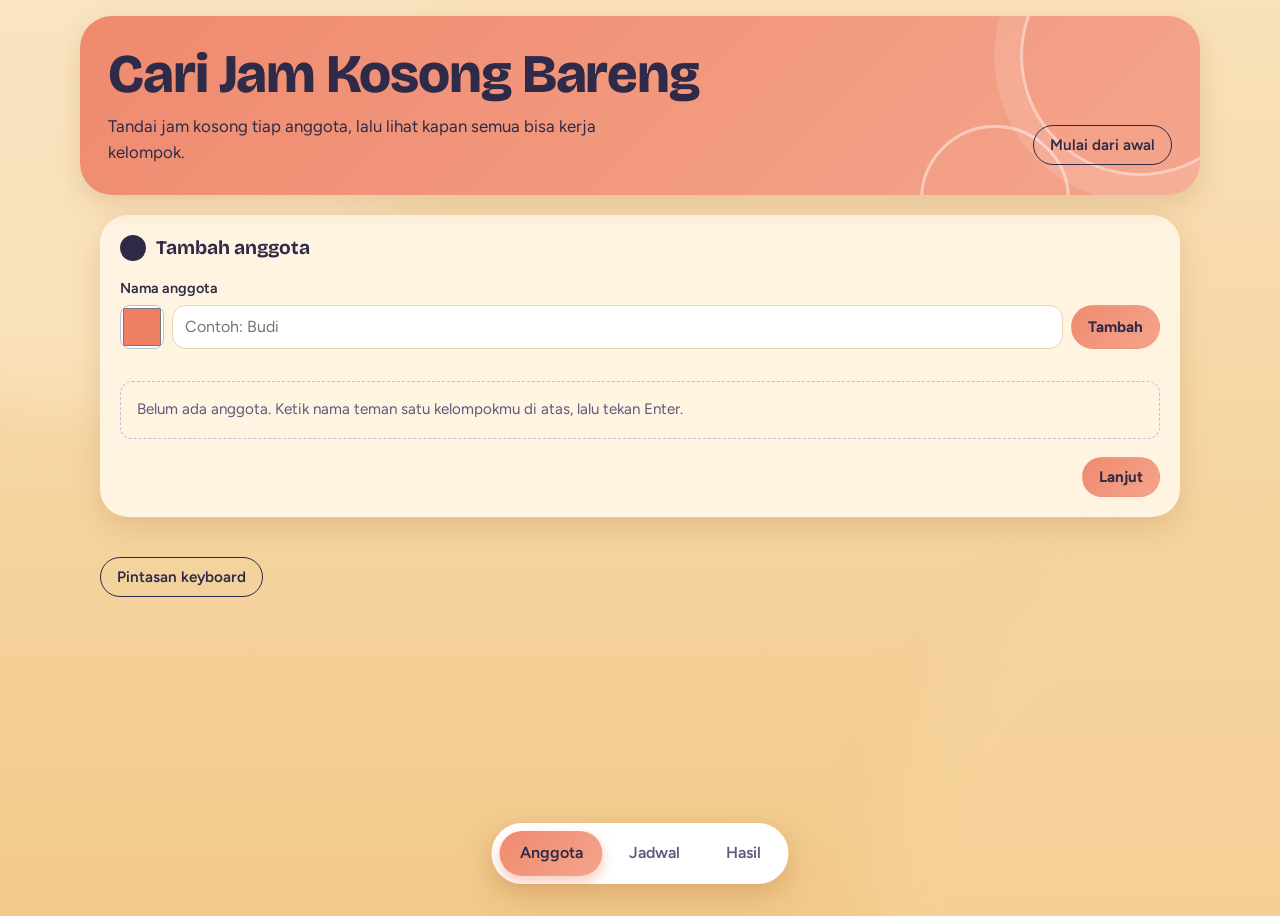
<file: index.html>
<!DOCTYPE html>
<html lang="id">
<head>
  <meta charset="UTF-8">
  <meta name="viewport" content="width=device-width, initial-scale=1">
  <title>Cari Jam Kosong Bareng</title>
  <meta name="description" content="Tandai jam kosong tiap anggota kelompok, lalu temukan waktu kerja kelompok yang cocok untuk semua.">

  <!-- Font dari Google Fonts. Kalau offline, aplikasi otomatis memakai font bawaan perangkat. -->
  <link rel="preconnect" href="https://fonts.googleapis.com">
  <link rel="preconnect" href="https://fonts.gstatic.com" crossorigin>
  <link href="https://fonts.googleapis.com/css2?family=Bricolage+Grotesque:opsz,wght@12..96,700;12..96,800&family=Figtree:wght@400;500;600;700&display=swap" rel="stylesheet">

  <!-- Pustaka UI: Bootstrap 5.3.3 (versi terkunci). Dimuat SEBELUM style.css supaya gaya sendiri menang. -->
  <link rel="stylesheet" href="https://cdn.jsdelivr.net/npm/bootstrap@5.3.3/dist/css/bootstrap.min.css">
  <link rel="stylesheet" href="style.css">
  <link rel="stylesheet" href="https://cdn.jsdelivr.net/npm/bootstrap@5.3.3/dist/css/bootstrap.min.css">
<link rel="stylesheet" href="style.css">
<link rel="icon" href="data:,">
</head>
<body>

  <!-- ===== KEPALA HALAMAN ===== -->
  <header class="kepala">
    <div>
      <h1>Cari Jam Kosong Bareng</h1>
      <p class="pengantar">Tandai jam kosong tiap anggota, lalu lihat kapan semua bisa kerja kelompok.</p>
    </div>
    <button type="button" id="btnReset" class="tombol tombol-sekunder">Mulai dari awal</button>
  </header>

  <!-- Navigasi antar tampilan (langkah 1-3) -->
  <nav class="langkah" aria-label="Langkah">
    <button type="button" data-view="anggota" aria-current="page">Anggota</button>
    <button type="button" data-view="jadwal">Jadwal</button>
    <button type="button" data-view="cari">Hasil</button>
  </nav>

  <main class="halaman">

    <!-- ===== LANGKAH 1: ANGGOTA ===== -->
    <section class="panel panel-anggota view" id="v-anggota" aria-labelledby="judulAnggota">
      <h2 id="judulAnggota"><span class="no"></span>Tambah anggota</h2>

      <form id="formAnggota" novalidate autocomplete="off">
        <label for="inputNama">Nama anggota</label>
        <div class="baris-input">
          <input type="color" id="inputWarna" value="#ef7f63" title="Pilih warna anggota" aria-label="Pilih warna anggota">
          <input type="text" id="inputNama" name="nama" placeholder="Contoh: Budi" aria-describedby="galatNama">
          <button type="submit" class="tombol tombol-utama">Tambah</button>
        </div>
        <p id="galatNama" class="galat" aria-live="polite" hidden></p>
      </form>

      <ul id="daftarAnggota" class="daftar-anggota"></ul>

      <!-- Keadaan kosong: tampil saat belum ada anggota -->
      <p id="kosongAnggota" class="kosong">
        Belum ada anggota. Ketik nama teman satu kelompokmu di atas, lalu tekan Enter.
      </p>
    
      <div class="nav-bawah"><button type="button" class="tombol tombol-utama" data-view="jadwal">Lanjut</button></div>
    </section>

    <!-- ===== LANGKAH 2: TABEL JADWAL ===== -->
    <section class="panel panel-jadwal view" id="v-jadwal" hidden aria-labelledby="judulJadwal">
      <h2 id="judulJadwal"><span class="no"></span>Tandai jam kosong</h2>

      <div class="kontrol-jadwal">
        <div>
          <label for="pilihAnggota">Sedang mengisi</label>
          <div class="pilih-bungkus">
            <span id="swatchAktif" class="swatch" aria-hidden="true"></span>
            <select id="pilihAnggota"></select>
          </div>
        </div>
        <p id="petunjukJadwal" class="petunjuk"></p>
      </div>

      <div class="grid-scroll">
        <!-- Isi tabel dibuat oleh script.js -->
        <table id="jadwal" class="jadwal"></table>
      </div>

      <p class="keterangan">
        Garis warna menunjukkan siapa saja yang kosong. Bingkai berwarna di dalam kotak adalah jam yang kamu tandai.
        Tanda ✓ berarti semua anggota kosong.
      </p>
    
      <div class="nav-bawah"><button type="button" class="tombol tombol-sekunder" data-view="anggota">Kembali</button><button type="button" class="tombol tombol-utama" data-view="cari">Lanjut</button></div>
    </section>

    <!-- ===== LANGKAH 3: CARI WAKTU COCOK ===== -->
    <section class="panel panel-cari view" id="v-cari" hidden aria-labelledby="judulCari">
      <h2 id="judulCari"><span class="no"></span>Cari waktu cocok</h2>

      <div class="kontrol-cari">
        <button type="button" id="btnCari" class="tombol tombol-utama">Cari waktu cocok</button>
        <button type="button" id="btnBunyi" class="tombol tombol-sekunder" aria-pressed="true">Bunyi: nyala</button>
        <p class="petunjuk">Pintasan: Ctrl + Enter</p>
      </div>

      <p id="catatanBasi" class="catatan" hidden>Jadwal sudah berubah. Cari lagi untuk mendapat hasil terbaru.</p>

      <!-- Area hasil: berisi keadaan kosong, memuat, galat, atau daftar hasil -->
      <div id="hasil" class="hasil-area" aria-live="polite"></div>
      <img class="ilustrasi" src="ilustrasi.svg" alt="Ilustrasi kalender dengan beberapa jam yang ditandai" width="140" height="140" onerror="this.remove()">
    
      <div class="nav-bawah"><button type="button" class="tombol tombol-sekunder" data-view="jadwal">Kembali ke jadwal</button></div>
    </section>

  </main>

  <footer class="kaki">
    <button type="button" id="btnPintasan" class="tombol tombol-sekunder">Pintasan keyboard</button>
  </footer>

  <!-- Tooltip info kotak (muncul saat kursor diarahkan ke kotak) -->
  <div id="tooltip" class="tip-kotak" role="tooltip" hidden></div>

  <!-- KOMPONEN BOOTSTRAP 1: Toast (pesan singkat, dengan tombol Urungkan bila perlu) -->
  <div class="toast-container position-fixed start-50 translate-middle-x p-3">
    <div id="toast" class="toast align-items-center" role="status" aria-live="polite" aria-atomic="true">
      <div class="d-flex align-items-center">
        <div class="toast-body">
          <span id="toastTeks"></span>
          <button type="button" id="toastAksi" class="tombol-teks ms-2" hidden></button>
        </div>
        <button type="button" class="btn-close btn-close-white me-2 ms-auto" data-bs-dismiss="toast" aria-label="Tutup pesan"></button>
      </div>
    </div>
  </div>

  <!-- KOMPONEN BOOTSTRAP 2: Modal (konfirmasi sebelum menghapus semua data) -->
  <div class="modal fade" id="modalKonfirmasi" tabindex="-1" aria-labelledby="judulKonfirmasi" aria-hidden="true">
    <div class="modal-dialog modal-dialog-centered">
      <div class="modal-content">
        <div class="modal-header">
          <h2 class="modal-title h5" id="judulKonfirmasi"></h2>
          <button type="button" class="btn-close" data-bs-dismiss="modal" aria-label="Tutup"></button>
        </div>
        <div class="modal-body" id="isiKonfirmasi"></div>
        <div class="modal-footer">
          <button type="button" class="tombol tombol-sekunder" data-bs-dismiss="modal">Batal</button>
          <button type="button" id="btnKonfirmasiYa" class="tombol tombol-utama">Ya</button>
        </div>
      </div>
    </div>
  </div>

  <!-- KOMPONEN BOOTSTRAP 3: Offcanvas (panel samping berisi pintasan keyboard) -->
  <div class="offcanvas offcanvas-end" tabindex="-1" id="panelPintasan" aria-labelledby="judulPintasan">
    <div class="offcanvas-header">
      <h2 class="offcanvas-title h5" id="judulPintasan">Pintasan keyboard</h2>
      <button type="button" class="btn-close" data-bs-dismiss="offcanvas" aria-label="Tutup"></button>
    </div>
    <div class="offcanvas-body">
      <ul>
        <li>Tombol panah: pindah antar kotak di tabel jadwal</li>
        <li>Spasi atau Enter: tandai atau hapus jam di kotak yang dipilih</li>
        <li>Angka 1 sampai 8: ganti anggota yang sedang mengisi</li>
        <li>Ctrl + Enter: cari waktu cocok</li>
        <li>Esc: hapus sorotan hasil</li>
      </ul>
    </div>
  </div>

<script src="https://cdn.jsdelivr.net/npm/bootstrap@5.3.3/dist/js/bootstrap.bundle.min.js" defer></script>
<script type="module" src="src/main.js"></script>
</body>
</html>
</file>
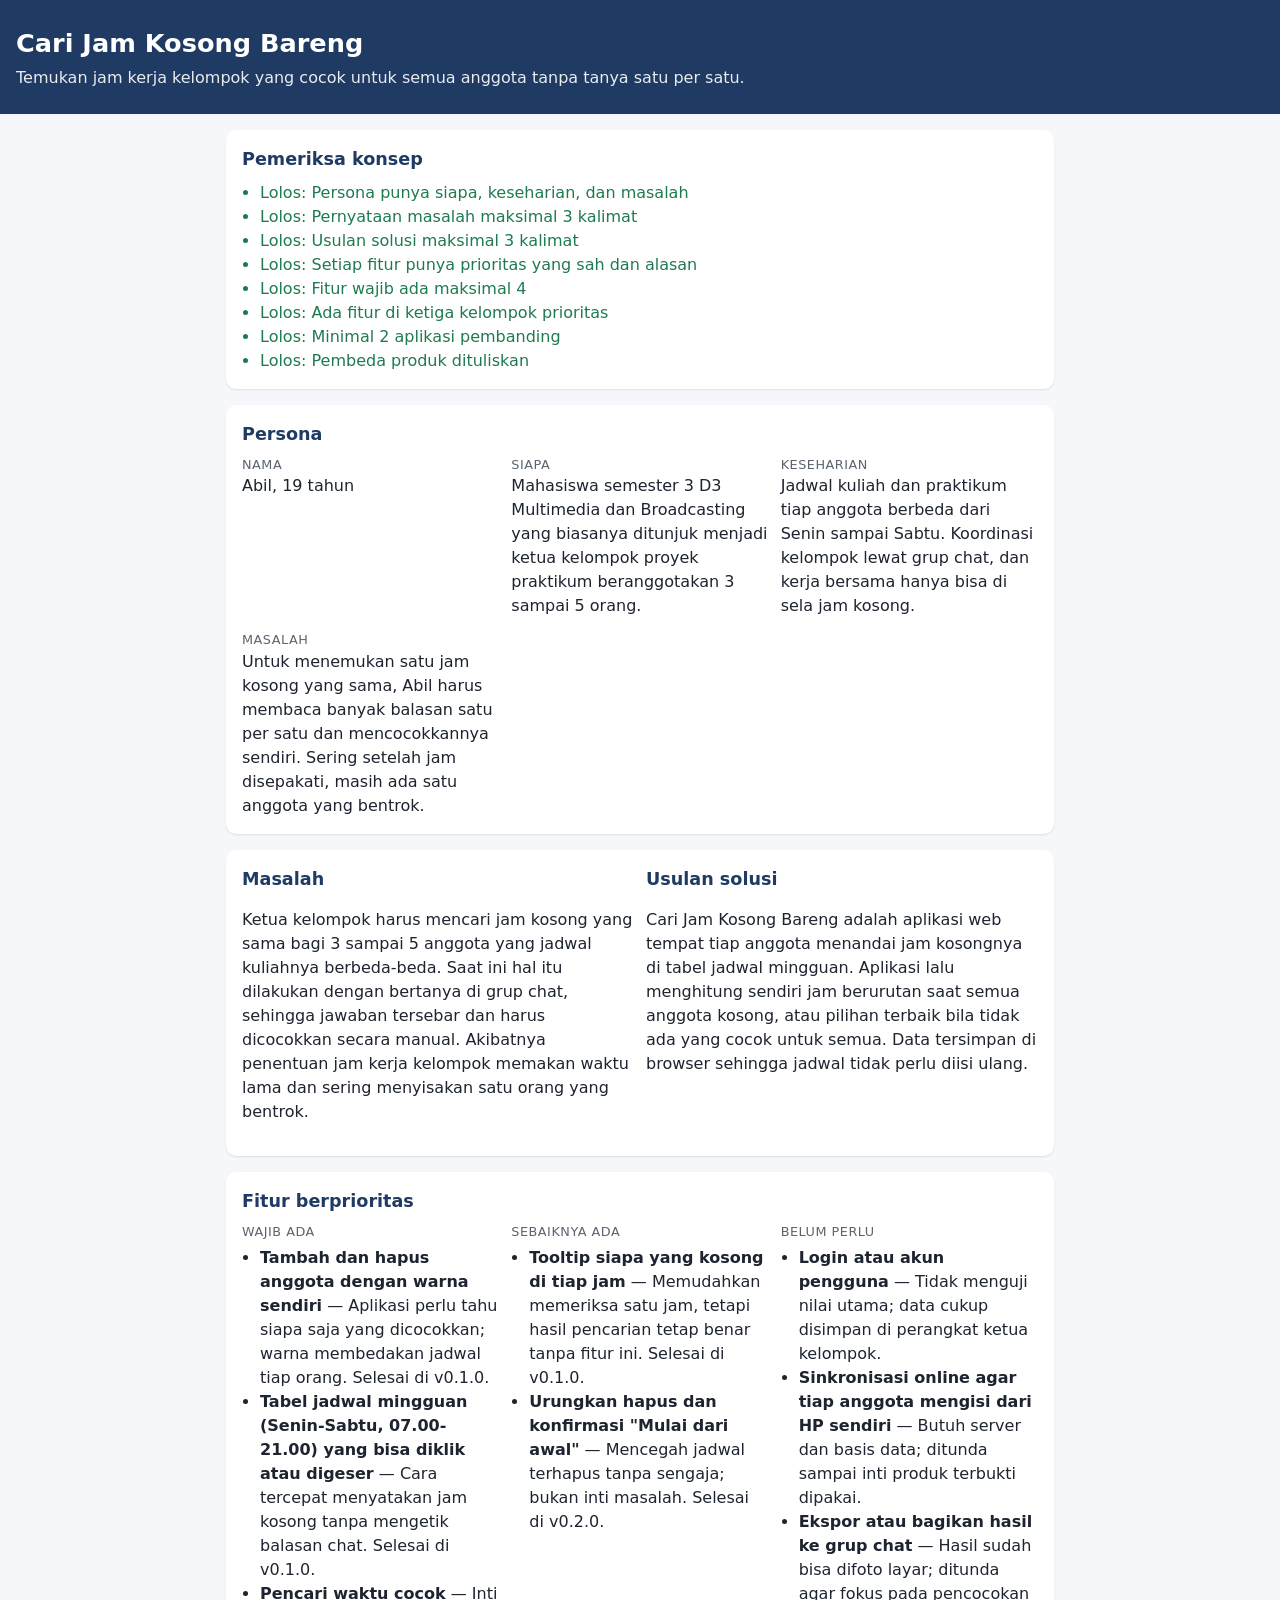
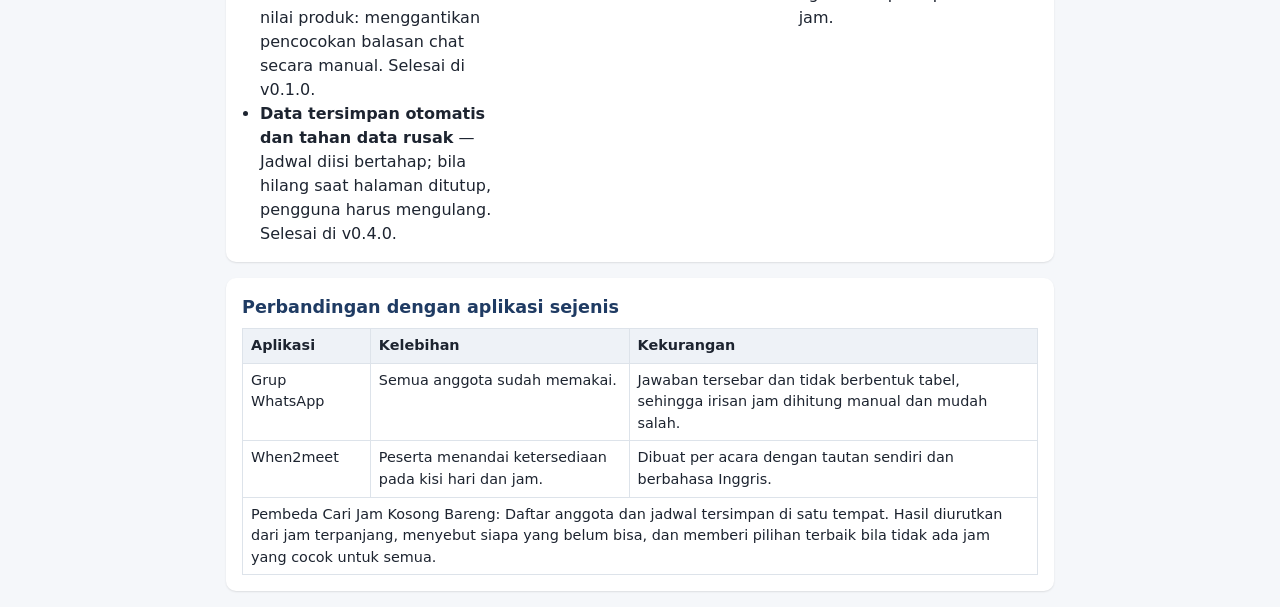
<file: docs/konsep/index.html>
<!doctype html>
<html lang="id">
<head>
  <meta charset="utf-8">
  <meta name="viewport" content="width=device-width, initial-scale=1">
  <title>Halaman Konsep Produk — Templat Tugas 7</title>
  <style>
    :root { --biru: #1f3b63; --aksen: #2f7de1; --abu: #5b6470; --merah: #b42318; --hijau: #1e7b4f; }
    * { box-sizing: border-box; }
    body { margin: 0; font-family: system-ui, "Segoe UI", sans-serif; background: #f5f7fa; color: #1d2430; line-height: 1.5; }
    header { background: var(--biru); color: #fff; padding: 24px 16px; }
    header h1 { margin: 0 0 4px; font-size: 1.6rem; }
    header p { margin: 0; opacity: .9; }
    main { max-width: 860px; margin: 0 auto; padding: 16px; display: grid; gap: 16px; }
    section { background: #fff; border-radius: 10px; padding: 16px; box-shadow: 0 1px 2px #0000001a; }
    h2 { margin: 0 0 8px; font-size: 1.1rem; color: var(--biru); }
    .kolom { display: grid; grid-template-columns: repeat(auto-fit, minmax(220px, 1fr)); gap: 12px; }
    .label { font-size: .8rem; text-transform: uppercase; letter-spacing: .04em; color: var(--abu); }
    ul { margin: 4px 0 0; padding-left: 18px; }
    table { width: 100%; border-collapse: collapse; font-size: .9rem; }
    th, td { border: 1px solid #dde3ea; padding: 6px 8px; text-align: left; vertical-align: top; }
    th { background: #eef2f7; }
    .periksa li.gagal { color: var(--merah); }
    .periksa li.lolos { color: var(--hijau); }
    @media print { header { background: #fff; color: var(--biru); } section { box-shadow: none; border: 1px solid #dde3ea; } }
  </style>
</head>
<body>
  <header>
    <h1 id="nama"></h1>
    <p id="tagline"></p>
  </header>
  <main>
    <section class="periksa" aria-live="polite">
      <h2>Pemeriksa konsep</h2>
      <ul id="periksa"></ul>
    </section>
    <section>
      <h2>Persona</h2>
      <div class="kolom" id="persona"></div>
    </section>
    <section class="kolom">
      <div><h2>Masalah</h2><p id="masalah"></p></div>
      <div><h2>Usulan solusi</h2><p id="solusi"></p></div>
    </section>
    <section>
      <h2>Fitur berprioritas</h2>
      <div class="kolom" id="fitur"></div>
    </section>
    <section>
      <h2>Perbandingan dengan aplikasi sejenis</h2>
      <div style="overflow-x:auto"><table id="banding"></table></div>
    </section>
  </main>
  <script src="konsep.js" defer></script>
  <script src="tampil.js" defer></script>
</body>
</html>
</file>
<file: style.css>
/* =========================================================
   CARI JAM KOSONG BARENG - tampilan
   Ide desain: tabel jadwal adalah bintang utamanya.
   Setiap anggota punya warna sendiri, dan kotak yang
   kosong untuk beberapa orang diisi garis-garis warna.
   ========================================================= */

/* ---------- 1. Warna, font, dan ukuran dasar ---------- */
:root {
  color-scheme: light;

  --kertas: #EDF0F6;        /* latar halaman */
  --panel: #FFFFFF;         /* latar kotak panel */
  --ink: #1B2340;           /* teks dan tombol utama */
  --ink-lembut: #4A5470;    /* teks pendukung */
  --garis: #D3DAE8;         /* garis tepi halus */
  --kosong: #E4E9F2;        /* kotak jadwal yang belum ditandai */
  --galat: #B3261E;
  --galat-bg: #FDECEA;

  --f-judul: "Bricolage Grotesque", "Trebuchet MS", system-ui, sans-serif;
  --f-isi: "Figtree", system-ui, -apple-system, "Segoe UI", Roboto, sans-serif;
}

*, *::before, *::after { box-sizing: border-box; }

[hidden] { display: none !important; }

body {
  margin: 0;
  background: var(--kertas);
  color: var(--ink);
  font: 400 1rem/1.55 var(--f-isi);
}

:focus-visible {
  outline: 3px solid var(--ink);
  outline-offset: 2px;
}

.sr-only {
  position: absolute;
  width: 1px; height: 1px;
  overflow: hidden;
  clip: rect(0 0 0 0);
  white-space: nowrap;
}

/* ---------- 2. Kepala halaman ---------- */
.kepala {
  max-width: 1120px;
  margin: 0 auto;
  padding: 36px 20px 8px;
  display: flex;
  justify-content: space-between;
  align-items: flex-end;
  gap: 16px;
  flex-wrap: wrap;
}

.motif { display: flex; gap: 3px; margin-bottom: 16px; }
.motif span { width: 14px; height: 28px; border-radius: 3px; }

h1 {
  margin: 0;
  font: 800 clamp(2rem, 5.2vw, 3.4rem)/1.04 var(--f-judul);
  letter-spacing: -0.02em;
}

.pengantar {
  margin: 10px 0 0;
  max-width: 46ch;
  color: var(--ink-lembut);
  font-size: 1.05rem;
}

/* ---------- 3. Susunan halaman ---------- */
.halaman {
  max-width: 1120px;
  margin: 0 auto;
  padding: 20px 20px 40px;
  display: grid;
  grid-template-columns: minmax(0, 310px) minmax(0, 1fr);
  gap: 20px;
  align-items: start;
}

.panel-cari { grid-column: 1 / -1; }

@media (max-width: 820px) {
  .halaman { grid-template-columns: minmax(0, 1fr); }
}

.panel {
  background: var(--panel);
  border: 1px solid var(--garis);
  border-radius: 14px;
  padding: 20px;
}

.panel h2 {
  display: flex;
  align-items: center;
  gap: 10px;
  margin: 0 0 16px;
  font: 700 1.2rem/1.2 var(--f-judul);
}

.no {
  display: inline-flex;
  align-items: center;
  justify-content: center;
  flex: none;
  width: 26px; height: 26px;
  border-radius: 50%;
  background: var(--ink);
  color: #fff;
  font: 700 .85rem/1 var(--f-isi);
}

label {
  display: block;
  margin-bottom: 6px;
  font-weight: 600;
  font-size: .9rem;
}

/* ---------- 4. Tombol, isian, dan pilihan ---------- */
.tombol {
  padding: 10px 16px;
  border: 1.5px solid transparent;
  border-radius: 10px;
  font: 600 .95rem var(--f-isi);
  cursor: pointer;
  transition: background .15s;
}

.tombol-utama { background: var(--ink); color: #fff; }
.tombol-utama:hover { background: #2B3766; }
.tombol-utama:disabled { background: #8B93AB; cursor: not-allowed; }

.tombol-sekunder { background: transparent; color: var(--ink); border-color: #9AA4BE; }
.tombol-sekunder:hover { background: #E1E6F1; }

.tombol-teks {
  padding: 6px 8px;
  border: 0;
  border-radius: 6px;
  background: none;
  color: var(--ink);
  font: 600 .88rem var(--f-isi);
  text-decoration: underline;
  cursor: pointer;
}

.bahaya { color: var(--galat); }

input[type="text"], select {
  padding: 10px 12px;
  border: 1.5px solid #B9C2D6;
  border-radius: 10px;
  background: #fff;
  color: var(--ink);
  font: 400 1rem var(--f-isi);
}

input[type="text"] { flex: 1; min-width: 0; }

/* Pemilih warna anggota */
input[type="color"] {
  flex: none;
  width: 44px;
  height: 44px;
  padding: 2px;
  border: 1.5px solid #B9C2D6;
  border-radius: 10px;
  background: #fff;
  cursor: pointer;
}
input[aria-invalid="true"] { border-color: var(--galat); }

.baris-input { display: flex; gap: 8px; }

.galat {
  margin: 8px 0 0;
  color: var(--galat);
  font-size: .9rem;
  font-weight: 500;
}

.petunjuk { margin: 0; color: var(--ink-lembut); font-size: .9rem; }

/* ---------- 5. Daftar anggota ---------- */
.daftar-anggota { list-style: none; margin: 16px 0 0; padding: 0; display: grid; gap: 6px; }

.anggota { display: flex; align-items: center; gap: 4px; }

.anggota-pilih {
  flex: 1;
  min-width: 0;
  display: flex;
  align-items: center;
  gap: 10px;
  padding: 8px 10px;
  border: 1.5px solid transparent;
  border-radius: 10px;
  background: transparent;
  color: var(--ink);
  font: 500 .98rem var(--f-isi);
  text-align: left;
  cursor: pointer;
}

.anggota-pilih:hover { background: #F3F5FA; }
.anggota.aktif .anggota-pilih { border-color: var(--ink); background: #F3F5FA; }

.anggota-nama { flex: 1; overflow: hidden; text-overflow: ellipsis; white-space: nowrap; }
.anggota-jam { color: var(--ink-lembut); font-size: .85rem; white-space: nowrap; }

.swatch {
  display: inline-block;
  flex: none;
  width: 14px; height: 14px;
  border-radius: 50%;
  background: var(--kosong);
}

/* Keadaan kosong (dipakai di beberapa tempat) */
.kosong {
  margin: 16px 0 0;
  padding: 16px;
  border: 1.5px dashed #B9C2D6;
  border-radius: 12px;
  color: var(--ink-lembut);
  font-size: .95rem;
}

/* ---------- 6. Tabel jadwal (bagian utama) ---------- */
.kontrol-jadwal {
  display: flex;
  flex-wrap: wrap;
  align-items: flex-end;
  gap: 8px 20px;
  margin-bottom: 14px;
}

.pilih-bungkus { display: flex; align-items: center; gap: 8px; }

.grid-scroll { overflow-x: auto; margin: 0 -4px; padding: 0 4px 4px; }

.jadwal {
  --aktif: transparent;          /* warna anggota yang sedang mengisi (diatur script.js) */
  width: 100%;
  min-width: 380px;
  border-collapse: separate;
  border-spacing: 3px;
  table-layout: fixed;
}

.jadwal th {
  padding: 2px 0;
  color: var(--ink-lembut);
  font: 600 .78rem var(--f-isi);
  text-align: center;
}

.jadwal thead th { padding-bottom: 6px; }
.jadwal thead td { width: 52px; }
.jadwal tbody th { padding-right: 6px; text-align: right; font-variant-numeric: tabular-nums; }
.jadwal.mati { opacity: .55; }

.sel {
  position: relative;
  display: block;
  width: 100%;
  height: 32px;
  padding: 0;
  border: 0;
  border-radius: 5px;
  background: var(--kosong);
  cursor: pointer;
}

.sel:hover { filter: brightness(.93); }
.sel:focus-visible { z-index: 2; }

/* Jam yang ditandai anggota yang sedang mengisi: bingkai berwarna di dalam kotak */
.sel.milik {
  box-shadow: inset 0 0 0 2px #fff, inset 0 0 0 4px var(--aktif);
}

/* Semua anggota kosong: lencana centang di tengah kotak */
.sel.semua::after {
  content: "\2713";
  position: absolute;
  inset: 0;
  margin: auto;
  width: 18px; height: 18px;
  border-radius: 50%;
  background: var(--ink);
  color: #fff;
  font: 700 .72rem/18px var(--f-isi);
  text-align: center;
}

/* Kotak yang disorot setelah hasil pencarian diklik */
.sel.disorot {
  z-index: 1;
  outline: 3px solid var(--ink);
  outline-offset: 1px;
}

.keterangan { margin: 12px 0 0; color: var(--ink-lembut); font-size: .88rem; max-width: 70ch; }

/* ---------- 7. Pencarian dan hasil ---------- */
.kontrol-cari { display: flex; flex-wrap: wrap; align-items: flex-end; gap: 12px 16px; }
.kontrol-cari .petunjuk { align-self: center; }

.hasil-area { margin-top: 18px; }
.hasil-area .kosong { margin-top: 0; }

.catatan {
  margin: 0 0 12px;
  padding: 10px 12px;
  border: 1px solid #F0D98A;
  border-radius: 10px;
  background: #FFF6DC;
  font-size: .92rem;
}

.galat-blok {
  margin: 0;
  padding: 12px 14px;
  border-radius: 10px;
  background: var(--galat-bg);
  color: var(--galat);
  font-weight: 500;
}

.ringkasan { margin: 0 0 12px; }
.ringkasan-sub { margin: 4px 0 0; color: var(--ink-lembut); font-size: .92rem; }

.daftar-hasil {
  list-style: none;
  margin: 0;
  padding: 0;
  display: grid;
  grid-template-columns: repeat(auto-fill, minmax(260px, 1fr));
  gap: 10px;
  margin-top: 12px;
}

.hasil-kartu {
  display: grid;
  grid-template-columns: 1fr auto;
  gap: 6px 12px;
  align-items: baseline;
  width: 100%;
  height: 100%;
  padding: 12px 14px;
  border: 1.5px solid var(--garis);
  border-radius: 12px;
  background: #F6F8FC;
  color: var(--ink);
  font: 400 1rem var(--f-isi);
  text-align: left;
  cursor: pointer;
}

.hasil-kartu:hover { border-color: #9AA4BE; }
.hasil-kartu.dipilih { border-color: var(--ink); background: #fff; }

.hasil-waktu { font: 700 1.05rem/1.25 var(--f-judul); }
.hasil-durasi { font-weight: 600; font-size: .9rem; color: var(--ink-lembut); }
.hasil-belum { grid-column: 1 / -1; color: var(--ink-lembut); font-size: .86rem; }

.chips { grid-column: 1 / -1; display: flex; flex-wrap: wrap; gap: 6px; }

.chip {
  display: inline-flex;
  align-items: center;
  gap: 6px;
  padding: 2px 10px 2px 8px;
  border: 1px solid var(--garis);
  border-radius: 999px;
  background: #fff;
  font-size: .85rem;
}

.chip .swatch { width: 10px; height: 10px; }

/* Keadaan sedang memuat */
.memuat { display: flex; align-items: center; gap: 12px; padding: 14px 0; color: var(--ink-lembut); }
.memuat p { margin: 0; }

.spinner {
  flex: none;
  width: 22px; height: 22px;
  border: 3px solid var(--garis);
  border-top-color: var(--ink);
  border-radius: 50%;
  animation: putar .8s linear infinite;
}

@keyframes putar { to { transform: rotate(360deg); } }

/* ---------- 8. Tooltip dan kaki halaman ---------- */
.tip-kotak {
  position: fixed;
  top: 0; left: 0;
  z-index: 50;
  width: max-content;
  max-width: 240px;
  padding: 8px 10px;
  border-radius: 8px;
  background: var(--ink);
  color: #fff;
  font-size: .85rem;
  line-height: 1.4;
  pointer-events: none;
}

.tip-kotak strong { display: block; }
.tip-kotak span { display: block; color: #D9DFF0; }

.kaki { max-width: 1120px; margin: 0 auto; padding: 0 20px 40px; color: var(--ink-lembut); font-size: .9rem; }
.kaki summary { cursor: pointer; font-weight: 600; }
.kaki ul { margin: 8px 0 0; padding-left: 20px; }

/* ---------- 9. Layar kecil dan preferensi gerak ---------- */
@media (max-width: 520px) {
  .kepala { padding: 28px 14px 4px; }
  .halaman { padding: 16px 14px 32px; gap: 16px; }
  .panel { padding: 14px; }
  .jadwal { min-width: 0; border-spacing: 2px; }
  .jadwal thead td { width: 42px; }
  .jadwal tbody th { padding-right: 4px; font-size: .72rem; }
  .sel { height: 30px; border-radius: 4px; }
  .sel.semua::after { width: 16px; height: 16px; font-size: .65rem; line-height: 16px; }
}

@media (prefers-reduced-motion: reduce) {
  .spinner { animation: none; }
  .tombol { transition: none; }
}

/* ---------- 10. Tugas 4: tampilan, langkah, dan media ---------- */
.halaman { grid-template-columns: minmax(0, 1fr); }
.view[hidden] { display: none !important; }
.langkah { max-width: 1120px; margin: 0 auto; padding: 14px 20px 0; display: flex; gap: 8px; flex-wrap: wrap; }
.langkah button { font: inherit; font-weight: 600; cursor: pointer; padding: 9px 18px; border-radius: 999px;
  border: 1px solid var(--garis); background: var(--panel); color: var(--ink-lembut); }
.langkah button[aria-current="page"] { background: var(--ink); color: #fff; border-color: var(--ink); }
.nav-bawah { display: flex; gap: 10px; justify-content: space-between; flex-wrap: wrap; margin-top: 18px; }
.nav-bawah > .tombol-utama:only-child { margin-left: auto; }
.ilustrasi { display: none; margin: 14px auto 0; }
.panel-cari:has(#hasil .kosong) .ilustrasi { display: block; }
@media (max-width: 520px) {
  .langkah { padding: 12px 14px 0; }
  .langkah button { flex: 1 1 0; padding: 9px 6px; }
}


/* ---------- 11. Tema coral, krem, dan mint (sama di semua tampilan) ---------- */
:root {
  --kertas: #F8DDB2; --panel: #FFF4E2; --ink: #2E2A47; --ink-lembut: #5E5A7C;
  --garis: #EBD3AE; --kosong: #F1E4D0;
  --coral: #EF8A6E; --coral-2: #F4A58C; --mint: #86D6A9; --mint-2: #A6E3C0;
  --bayang: 0 10px 28px rgba(160, 100, 40, .2);
}
body { background: linear-gradient(180deg, #F9E2BB, #F2C98A); position: relative; overflow-x: hidden; padding-bottom: 96px; min-height: 100vh; }
body::before, body::after {   /* lingkaran lembut yang melayang pelan */
  content: ""; position: fixed; z-index: -1; width: 56vmax; height: 56vmax; border-radius: 50%;
  filter: blur(30px); opacity: .55; animation: melayang 18s ease-in-out infinite alternate;
}
body::before { top: -24vmax; left: -22vmax; background: #FBE7C6; }
body::after { bottom: -28vmax; right: -24vmax; background: #F7D6A0; animation-delay: -7s; }
@keyframes melayang { from { transform: translate(0, 0); } to { transform: translate(5vmax, 3vmax); } }
@keyframes muncul { from { opacity: 0; transform: translateY(10px) scale(.98); } to { opacity: 1; transform: none; } }
@keyframes melayang-kecil { from { transform: translateY(0); } to { transform: translateY(-8px); } }

/* Kepala: banner coral dengan lingkaran garis, teks gelap agar jelas */
.kepala { position: relative; overflow: hidden; width: min(1120px, calc(100% - 32px)); margin: 16px auto 0; padding: 30px 28px;
  border-radius: 32px; background: linear-gradient(135deg, var(--coral), var(--coral-2)); box-shadow: var(--bayang); }
.kepala::before, .kepala::after { content: ""; position: absolute; border-radius: 50%; border: 3px solid rgba(255, 255, 255, .45); pointer-events: none; }
.kepala::before { width: 240px; height: 240px; right: -60px; top: -80px; box-shadow: 0 0 0 26px rgba(255, 255, 255, .12); }
.kepala::after { width: 150px; height: 150px; right: 130px; bottom: -80px; }
.kepala > * { position: relative; z-index: 1; }
h1 { background: none; color: var(--ink); -webkit-text-fill-color: var(--ink); }
.kepala p, .kepala .pengantar { color: var(--ink); }
.kepala .tombol-sekunder:hover { background: rgba(255, 255, 255, .45); }

.panel { background: var(--panel); border: 0; border-radius: 28px; box-shadow: var(--bayang); }
.panel h2 { color: var(--ink); }

.tombol { border-radius: 999px; transition: transform .2s, box-shadow .2s, background .2s; }
.tombol:hover:not(:disabled) { transform: translateY(-2px); box-shadow: 0 8px 18px rgba(200, 110, 70, .3); }
.tombol:active:not(:disabled) { transform: scale(.96); }
.tombol-utama { background: linear-gradient(135deg, var(--coral), var(--coral-2)); color: var(--ink); font-weight: 700; }
.tombol-utama:hover { background: linear-gradient(135deg, #EA7C5D, #F29B80); }
.tombol-utama:disabled { background: #EADCC8; color: #8A8499; }
.tombol-sekunder { border-color: var(--ink); color: var(--ink); background: transparent; }
.tombol-sekunder:hover { background: #FBE6C8; }

/* Navigasi langkah: bilah putih mengambang di bawah layar */
.langkah { position: fixed; z-index: 50; bottom: 16px; left: 50%; transform: translateX(-50%); width: auto; max-width: calc(100% - 24px);
  margin: 0; padding: 8px; gap: 6px; flex-wrap: nowrap; background: #fff; border-radius: 999px; box-shadow: 0 10px 30px rgba(160, 100, 40, .3); }
.langkah button { border: 0; background: transparent; color: var(--ink-lembut); border-radius: 999px; padding: 10px 20px; transition: transform .2s, background .2s; white-space: nowrap; }
.langkah button:hover { transform: translateY(-2px); background: #FFF1DC; }
.langkah button[aria-current="page"] { background: linear-gradient(135deg, var(--coral), var(--coral-2)); color: var(--ink); box-shadow: 0 6px 14px rgba(239, 138, 110, .45); }

input[type="text"] { border-radius: 14px; border: 1.5px solid var(--garis); background: #fff; color: var(--ink); transition: border-color .2s, box-shadow .2s; }
input[type="text"]:focus { border-color: var(--coral); box-shadow: 0 0 0 4px #FADDCF; }
.anggota-pilih { border-radius: 18px; background: #fff; transition: transform .15s, background .2s; }
.anggota-pilih:hover { background: #FFF1DC; transform: translateX(3px); }
.anggota.aktif .anggota-pilih { border-color: var(--coral); background: #FFF1DC; }
.sel { border-radius: 7px; transition: transform .12s, filter .12s; position: relative; }
.sel:hover { transform: scale(1.12); z-index: 3; }

/* Kartu hasil: indigo gelap dengan teks terang, yang dipilih berwarna coral */
.hasil-kartu { color: var(--ink); border: 0; border-radius: 22px; background: linear-gradient(135deg, #3B3560, #4D4580); box-shadow: var(--bayang);
  transition: transform .2s, box-shadow .2s; animation: muncul .35s ease-out both; }
.hasil-kartu:hover { transform: translateY(-3px); }
.hasil-kartu.dipilih { background: linear-gradient(135deg, var(--coral), var(--coral-2)); }
.hasil-waktu { color: #fff; } .hasil-durasi { color: #F3D9B8; }
.hasil-kartu.dipilih .hasil-waktu { color: var(--ink); } .hasil-kartu.dipilih .hasil-durasi { color: #3F3B5E; }
.hasil-kartu:nth-child(2) { animation-delay: .06s; } .hasil-kartu:nth-child(3) { animation-delay: .12s; }
.hasil-kartu:nth-child(4) { animation-delay: .18s; } .hasil-kartu:nth-child(5) { animation-delay: .24s; }
.chip { border-radius: 999px; }
.ilustrasi { animation: melayang-kecil 3.5s ease-in-out infinite alternate; }

@media (max-width: 520px) {
  .kepala { padding: 24px 20px; border-radius: 26px; }
  .langkah { width: calc(100% - 24px); }
  .langkah button { flex: 1 1 0; padding: 10px 6px; }
}
@media (prefers-reduced-motion: reduce) {
  *, *::before, *::after { animation-duration: .01ms !important; animation-iteration-count: 1 !important; transition-duration: .01ms !important; }
}

/* Ilustrasi selalu tampil di tampilan Hasil */
.ilustrasi { display: block; }

/* Layar kecil: menu langkah dipindah ke atas (menempel saat digulir), supaya tidak tertutup bilah browser atau lencana di bawah */
@media (max-width: 900px) {
  .langkah { position: sticky; top: 10px; bottom: auto; left: auto; transform: none; margin: 14px auto 0; width: calc(100% - 32px); max-width: 520px; }
  body { padding-bottom: 110px; }
}

/* =========================================================
   9. TEMA PUSTAKA BOOTSTRAP 5.3.3
   Tema diubah lewat variabel CSS milik Bootstrap (--bs-...),
   bukan dengan menimpa aturan internalnya.
   ========================================================= */
:root {
  --bs-body-font-family: var(--f-isi);
  --bs-body-color: var(--ink);
  --bs-heading-color: var(--ink);
}

/* Toast */
.toast-container { bottom: 96px; z-index: 1090; }
.toast {
  --bs-toast-bg: var(--ink);
  --bs-toast-color: #fff;
  --bs-toast-border-width: 0;
  --bs-toast-border-radius: 14px;
  --bs-toast-font-size: .95rem;
  --bs-toast-max-width: 440px;
  --bs-toast-box-shadow: var(--bayang);
}
.toast .tombol-teks { color: #fff; }
.toast :focus-visible { outline-color: #fff; }

/* Modal */
#modalKonfirmasi {
  --bs-modal-bg: var(--panel);
  --bs-modal-color: var(--ink);
  --bs-modal-border-width: 0;
  --bs-modal-border-radius: 28px;
  --bs-modal-header-border-width: 0;
  --bs-modal-footer-border-width: 0;
  --bs-modal-box-shadow: var(--bayang);
}
#modalKonfirmasi .modal-title { font-family: var(--f-judul); font-weight: 800; }

/* Offcanvas */
.offcanvas {
  --bs-offcanvas-bg: var(--panel);
  --bs-offcanvas-color: var(--ink);
  --bs-offcanvas-width: 340px;
  --bs-offcanvas-border-width: 0;
  --bs-offcanvas-box-shadow: var(--bayang);
}
.offcanvas-title { font-family: var(--f-judul); font-weight: 800; }
</file>
